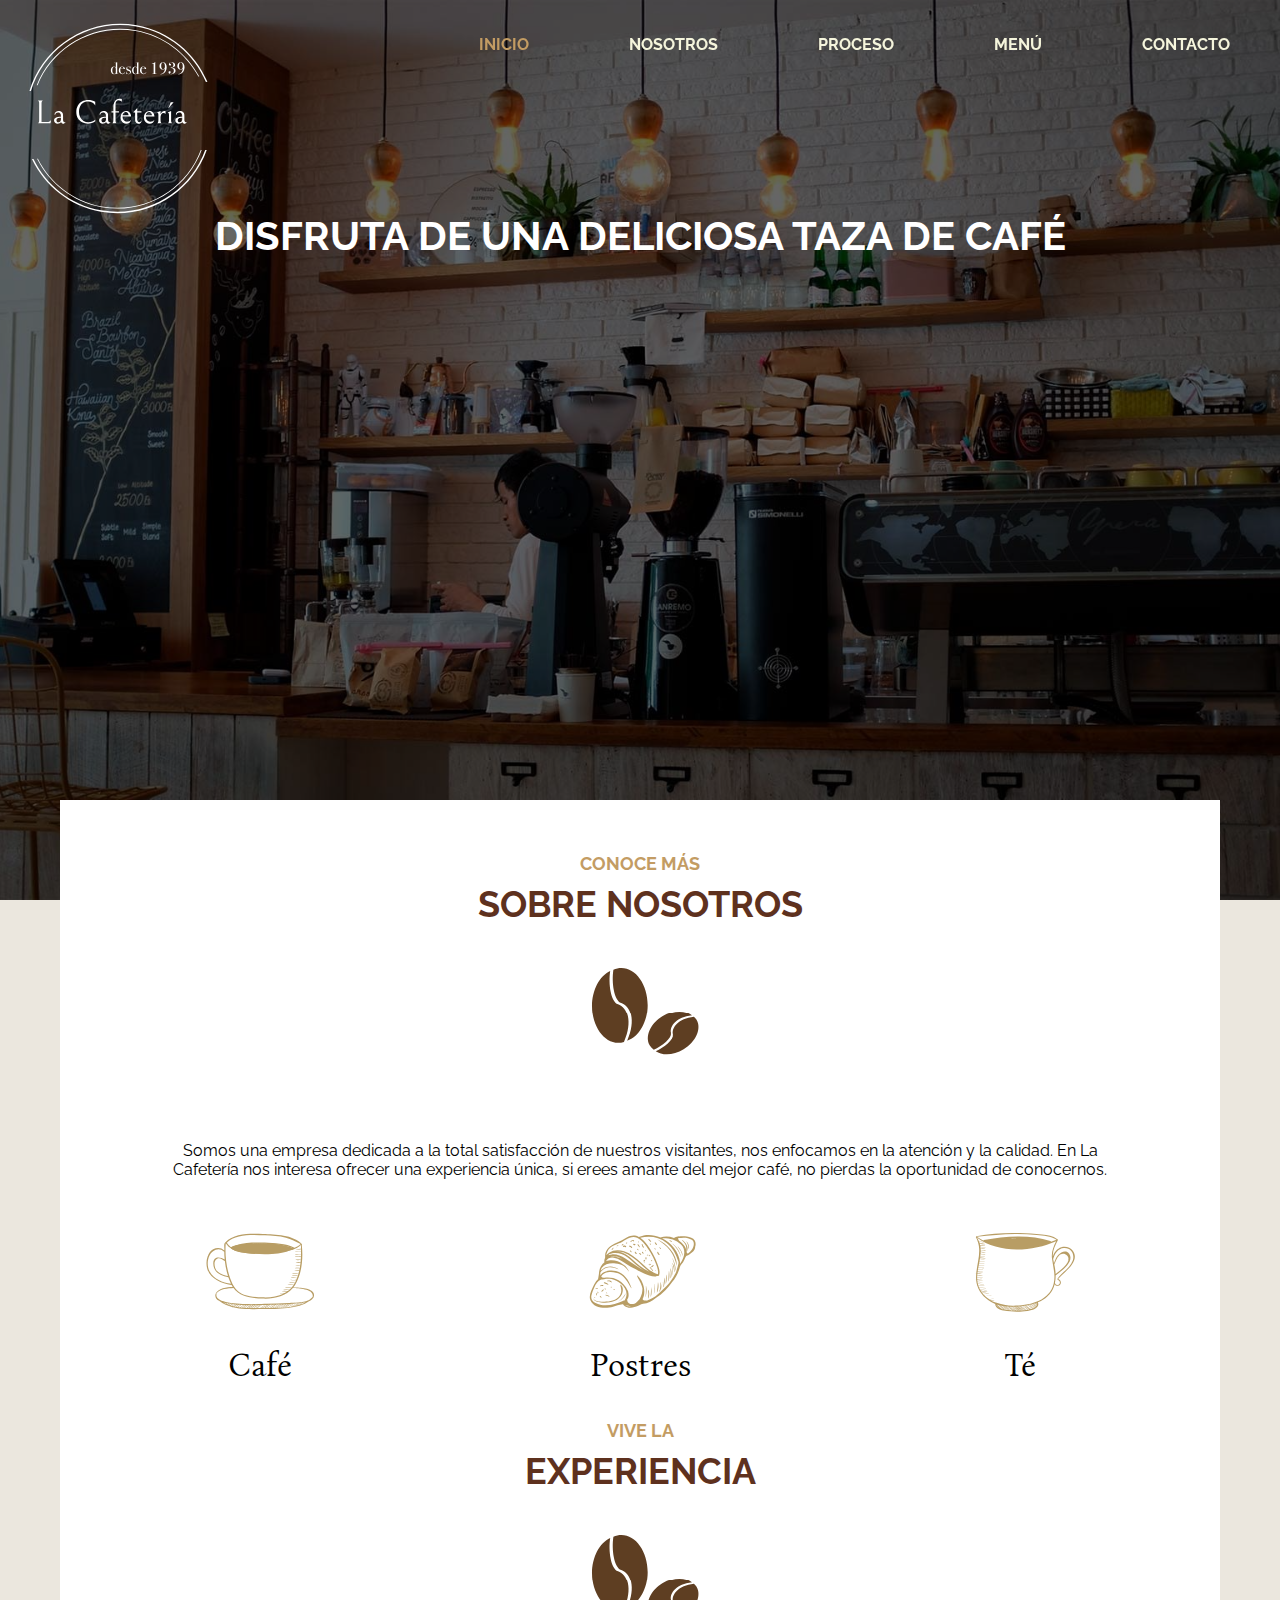
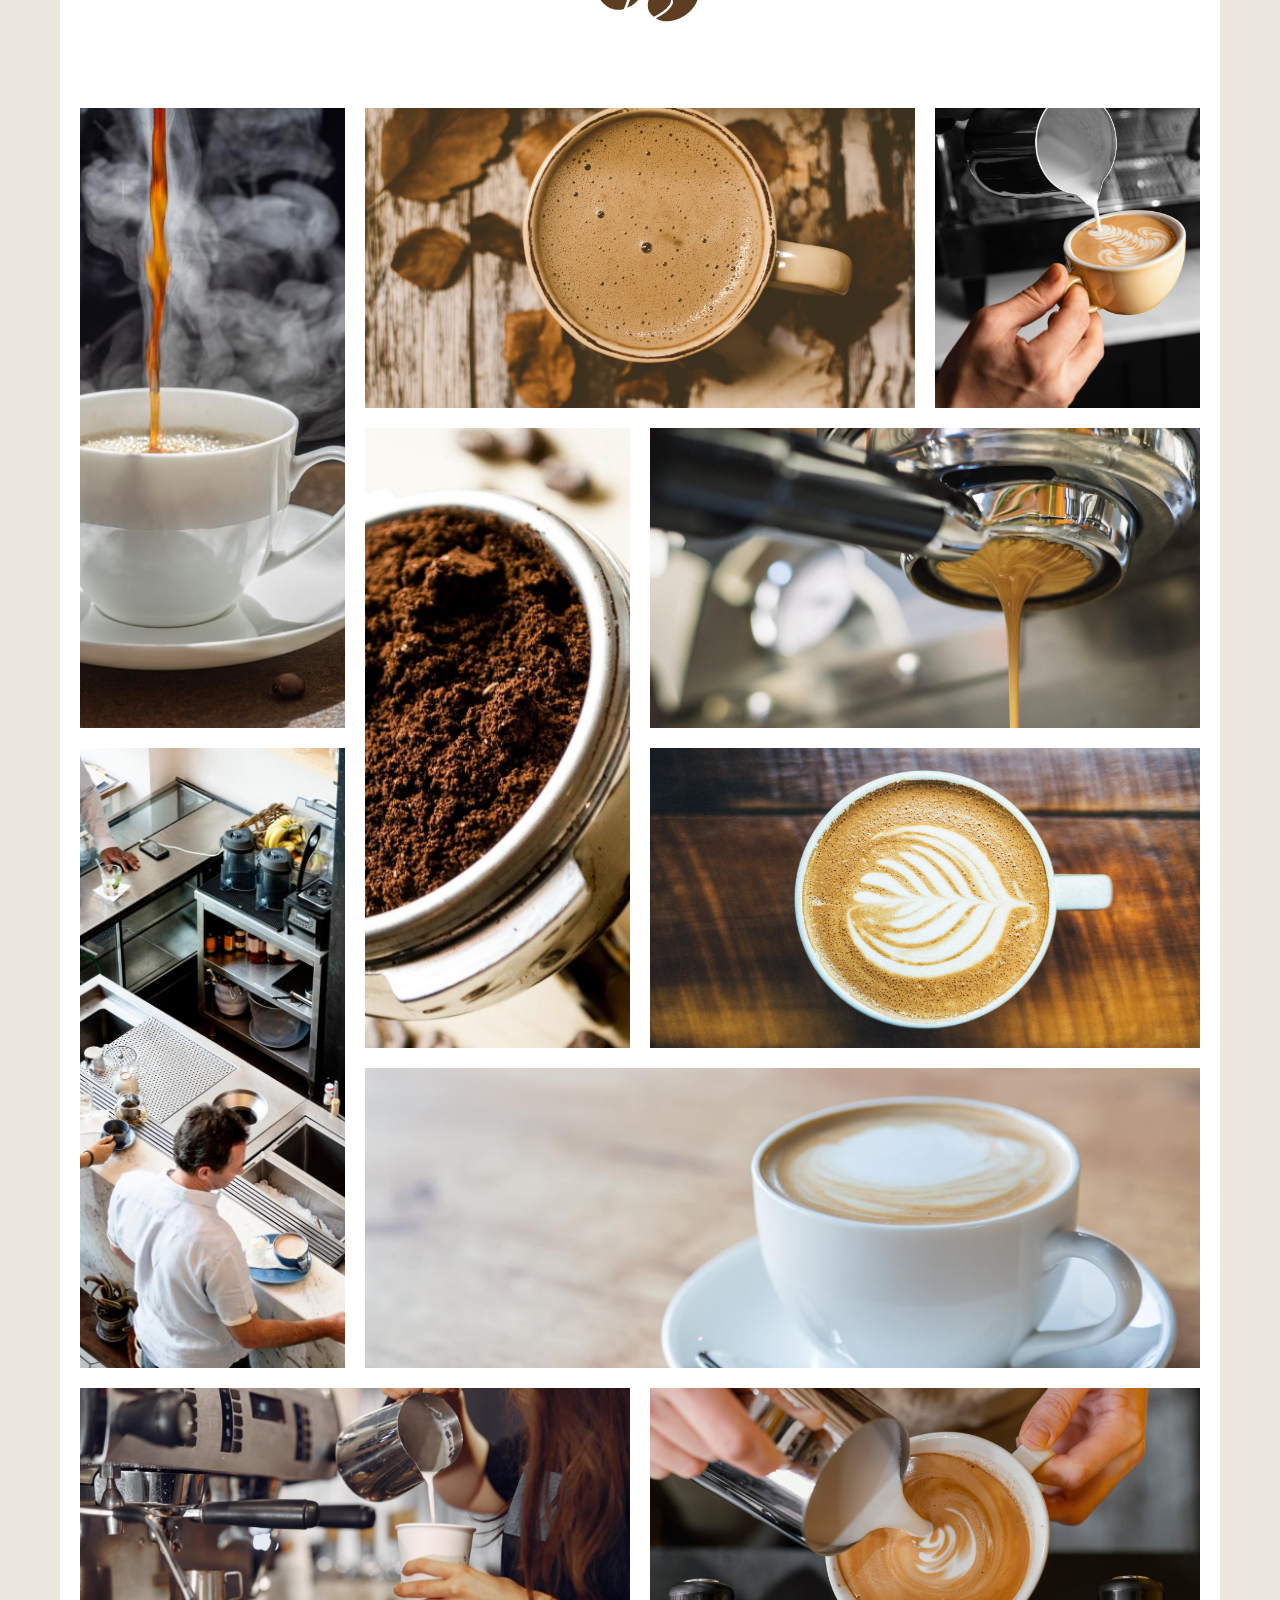
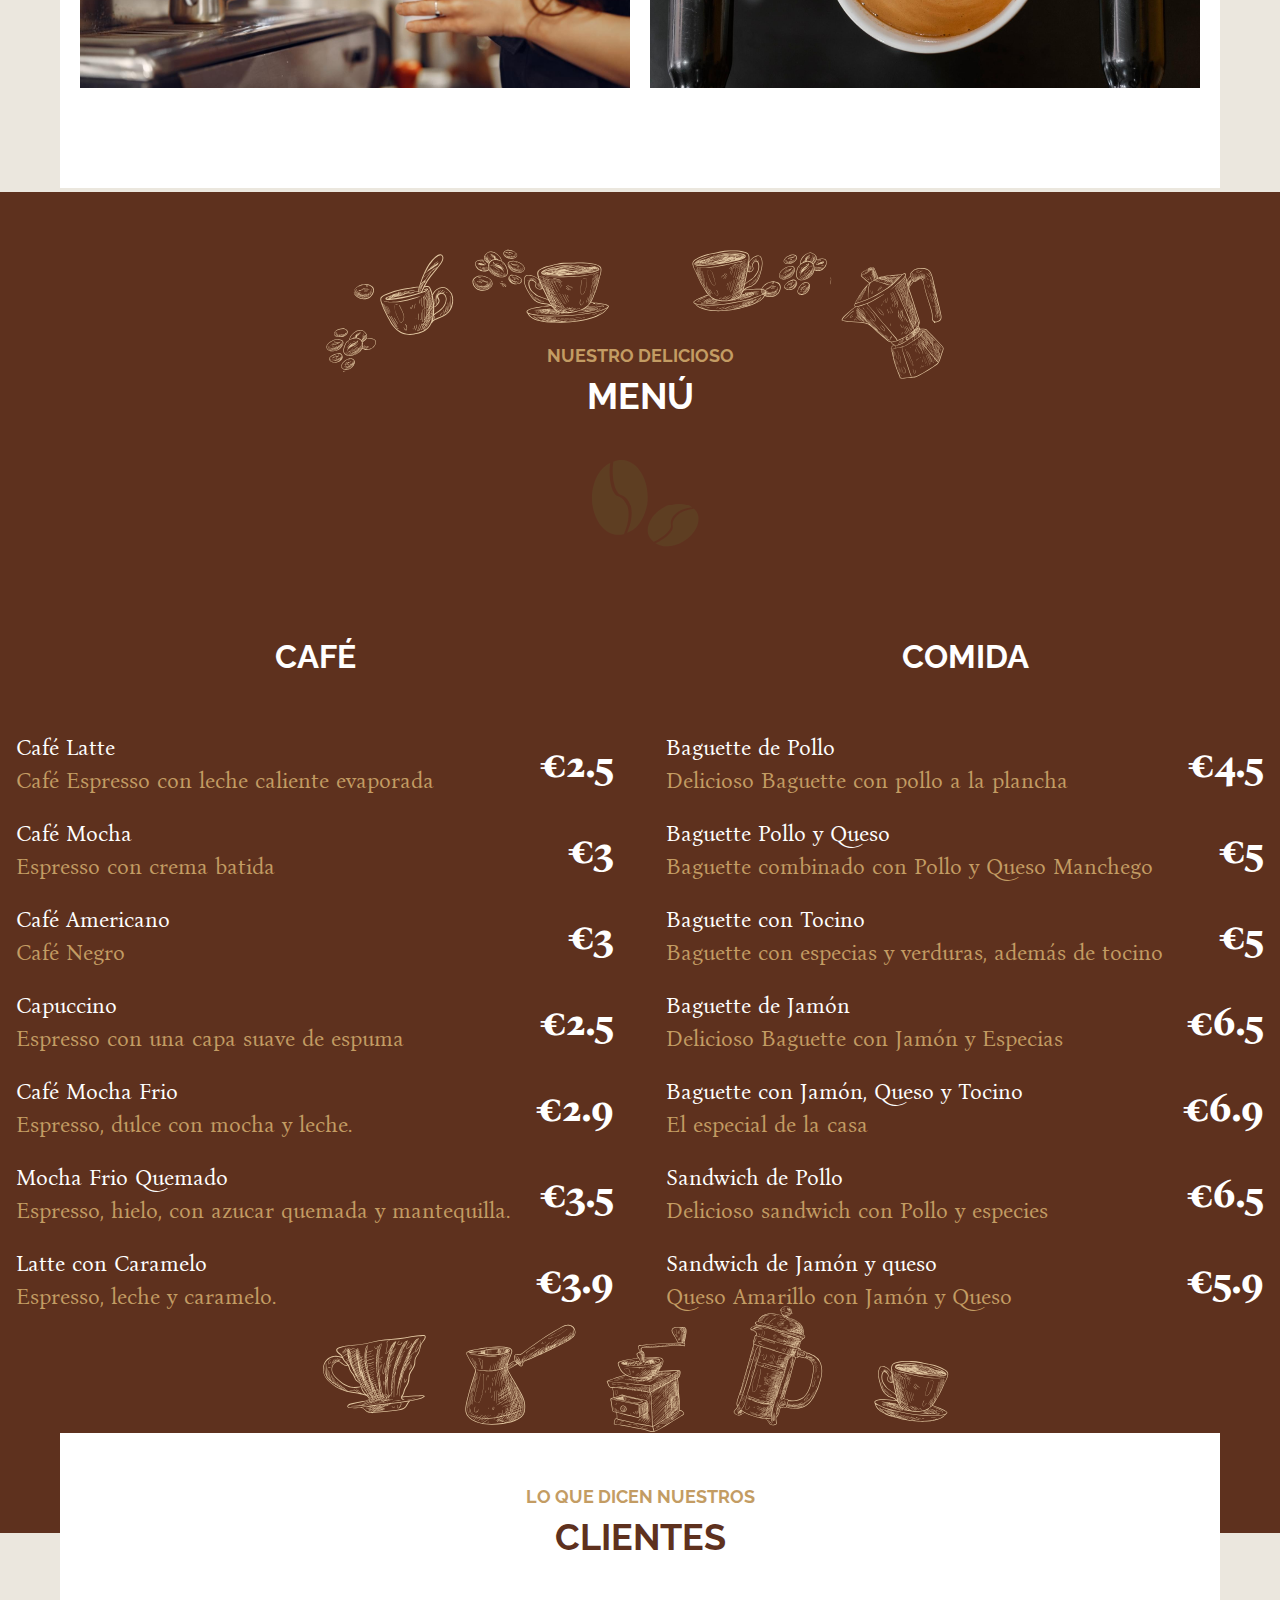
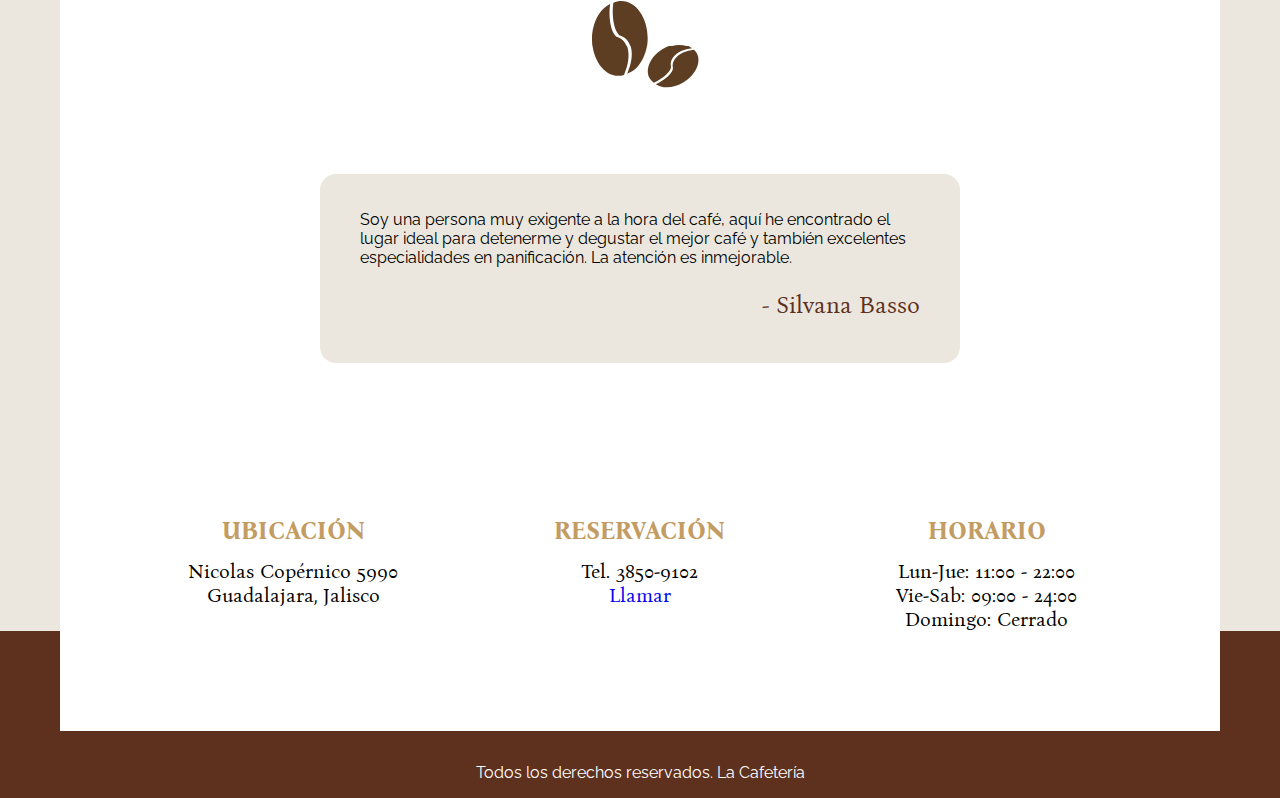
<file: index.html>
<!DOCTYPE html>
<html lang="es">
<head>
    <meta charset="UTF-8">
    <meta name="viewport" content="width=device-width, initial-scale=1.0">
    <title>Cafetería Home</title>
    <link rel="preconnect" href="https://fonts.googleapis.com">
    <link rel="preconnect" href="https://fonts.gstatic.com" crossorigin>
    <link href="https://fonts.googleapis.com/css2?family=Bona+Nova&family=Raleway:wght@700;900&family=Roboto:wght@400;700;900&display=swap" rel="stylesheet">
    <link rel="stylesheet" href="css/estilos-generales.css">
    <link rel="stylesheet" href="css/index.css">
</head>
<body>
    <header class="header">
        <div class="img-header">
            <img src="img/header_inicio.jpg" alt="">
        </div>
        <nav id="nav" class="fixed-header">
            <a class="menu-activo" href="index.html">Inicio</a>
            <a href="nosotros.html">Nosotros</a>
            <a href="proceso.html">Proceso</a>
            <a href="menu.html">Menú</a>
            <a href="contacto.html">Contacto</a>
            <div class="menu-bar">
                <div class="uno"></div>
                <div class="dos"></div>
                <div class="tres"></div>
            </div>
        </nav>
        <div class="contenedor-logo">
        <div class="logo">
            <img src="img/logo.svg" alt="logo cafeteria">
        </div>
        <div class="texto-header">
            <h1>Disfruta de una deliciosa taza de café</h1>
          </div>
        </div>
    </header>
    
    <main class=" contenido-principal text-center">
        <section class="conoce">
        <h2><span>Conoce más </span>sobre nosotros</h2>
        <p>Somos una empresa dedicada a la total satisfacción de nuestros visitantes, nos enfocamos en la atención y la calidad. En La Cafetería nos interesa ofrecer una experiencia única, si erees amante del mejor café, no pierdas la oportunidad de conocernos.</p>

        </section>
        <section class="iconos">
          <ul class="listado-iconos">
            <li>
              <img src="img/icono_cafe.svg" alt="icono cafe">
              <p>Café</p>
            </li>
            <li>
              <img src="img/icono_postre.svg" alt="icono cafe">
              <p>Postres</p>
            </li>
            <li>
              <img src="img/icono_te.svg" alt="icono cafe">
              <p>Té</p>
            </li>
          </ul>
        </section>
        <section class="experiencia">
          <h2><span>Vive la  </span>experiencia</h2>
          <div class="galeria">
            <div class="imagen">
              <img src="img/galeria/galeria_01.jpg" alt="galeria">
            </div>
            <div class="imagen">
              <img src="img/galeria/galeria_02.jpg" alt="galeria">
            </div>
            <div class="imagen">
              <img src="img/galeria/galeria_03.jpg" alt="galeria">
            </div>
            <div class="imagen">
              <img src="img/galeria/galeria_04.jpg" alt="galeria">
            </div>
            <div class="imagen">
              <img src="img/galeria/galeria_05.jpg" alt="galeria">
            </div>
            <div class="imagen">
              <img src="img/galeria/galeria_06.jpg" alt="galeria">
            </div>
            <div class="imagen">
              <img src="img/galeria/galeria_07.jpg" alt="galeria">
            </div>
            <div class="imagen">
              <img src="img/galeria/galeria_08.jpg" alt="galeria">
            </div>
            <div class="imagen">
              <img src="img/galeria/galeria_09.jpg" alt="galeria">
            </div>
            <div class="imagen">
              <img src="img/galeria/galeria_10.jpg" alt="galeria">
            </div>
  
          </div>
        </section>
 </main>
        <section class="nuestro-menu">
            <h2 class="heading-blanco"><span>NUESTRO DELICIOSO </span>MENÚ</h2>
            <div class="contenedor grid-menu" >
              <section class="menu cafe">
                <h3>CAFÉ</h3>
                <ul>
                  <li>
                      <p>Café Latte <span>Café Espresso con leche caliente evaporada</span> </p>
                      <p class="precio">€2.5</p>
                  </li>
                  <li>
                      <p>Café Mocha <span>Espresso con crema batida</span> </p>
                      <p class="precio">€3</p>
                  </li>
                  <li>
                      <p>Café Americano <span>Café Negro</span> </p>
                      <p class="precio">€3</p>
                  </li>
                  <li>
                      <p>Capuccino<span>Espresso con una capa suave de espuma</span> </p>
                      <p class="precio">€2.5</p>
                  </li>
                  <li>
                      <p>Café Mocha Frio<span>Espresso, dulce con mocha y leche.</span> </p>
                      <p class="precio">€2.9</p>
                  </li>
                  <li>
                      <p>Mocha Frio Quemado<span>Espresso, hielo, con azucar quemada y mantequilla.</span> </p>
                      <p class="precio">€3.5</p>
                  </li>
                  <li>
                      <p>Latte con Caramelo<span>Espresso, leche y caramelo.</span> </p>
                      <p class="precio">€3.9</p>
                  </li>
              </ul>
              </section>
              <section class="menu comida">
                <h3>COMIDA</h3>
                <ul>
                  <li>
                      <p>Baguette de Pollo <span>Delicioso Baguette con pollo a la plancha</span> </p>
                      <p class="precio">€4.5</p>
                  </li>
                  <li>
                      <p>Baguette Pollo y Queso <span>Baguette combinado con Pollo y Queso Manchego</span> </p>
                      <p class="precio">€5</p>
                  </li>
                  <li>
                      <p>Baguette con Tocino<span>Baguette con especias y verduras, además de tocino</span> </p>
                      <p class="precio">€5</p>
                  </li>
                  <li>
                      <p>Baguette de Jamón<span>Delicioso Baguette con Jamón y Especias</span> </p>
                      <p class="precio">€6.5</p>
                  </li>
                  <li>
                      <p>Baguette con Jamón, Queso y Tocino<span>El especial de la casa</span> </p>
                      <p class="precio">€6.9</p>
                  </li>
                  <li>
                      <p>Sandwich de Pollo<span>Delicioso sandwich con Pollo y especies</span> </p>
                      <p class="precio">€6.5</p>
                  </li>
                  <li>
                      <p>Sandwich de Jamón y queso<span>Queso Amarillo con Jamón y Queso</span> </p>
                      <p class="precio">€5.9</p>
                  </li>
              </ul>
              </section>
            </div>
          </section>
          
    <section class="nuestros-testimoniales  bg-white margin-negativo-10">
      <h2><span>Lo que dicen nuestros</span>Clientes</h2>

      <div class="testimonial">
        <p>Soy una persona muy exigente a la hora del café, aquí he encontrado el lugar ideal para detenerme y degustar el mejor café y también excelentes especialidades en panificación. La atención es inmejorable.</p>

          <p class="autor">- Silvana Basso</p>
      </div>
  </section>
  <footer class="footer">
    <div class="contenedor contenido-footer bg-white">
        <div class="footer-box ubicacion">
            <h3>Ubicación</h3>
            <p>Nicolas Copérnico 5990</p>
            <p>Guadalajara, Jalisco</p>
        </div>
        <div class="footer-box reservacion">
            <h3>Reservación</h3>
            <p>Tel. 3850-9102</p>
            <a href="tel:+38509102">Llamar</a>
        </div>
        <div class="footer-box horario">
            <h3>Horario</h3>
            <p>Lun-Jue: 11:00 - 22:00</p>
            <p>Vie-Sab: 09:00 - 24:00</p>
            <p>Domingo: Cerrado</p>
        </div>
    </div>
   
</footer>
      <p class=" copy-index">Todos los derechos reservados. La Cafetería</p>
  

    <script src="js/main.js"></script>
</body>
</html>
</file>
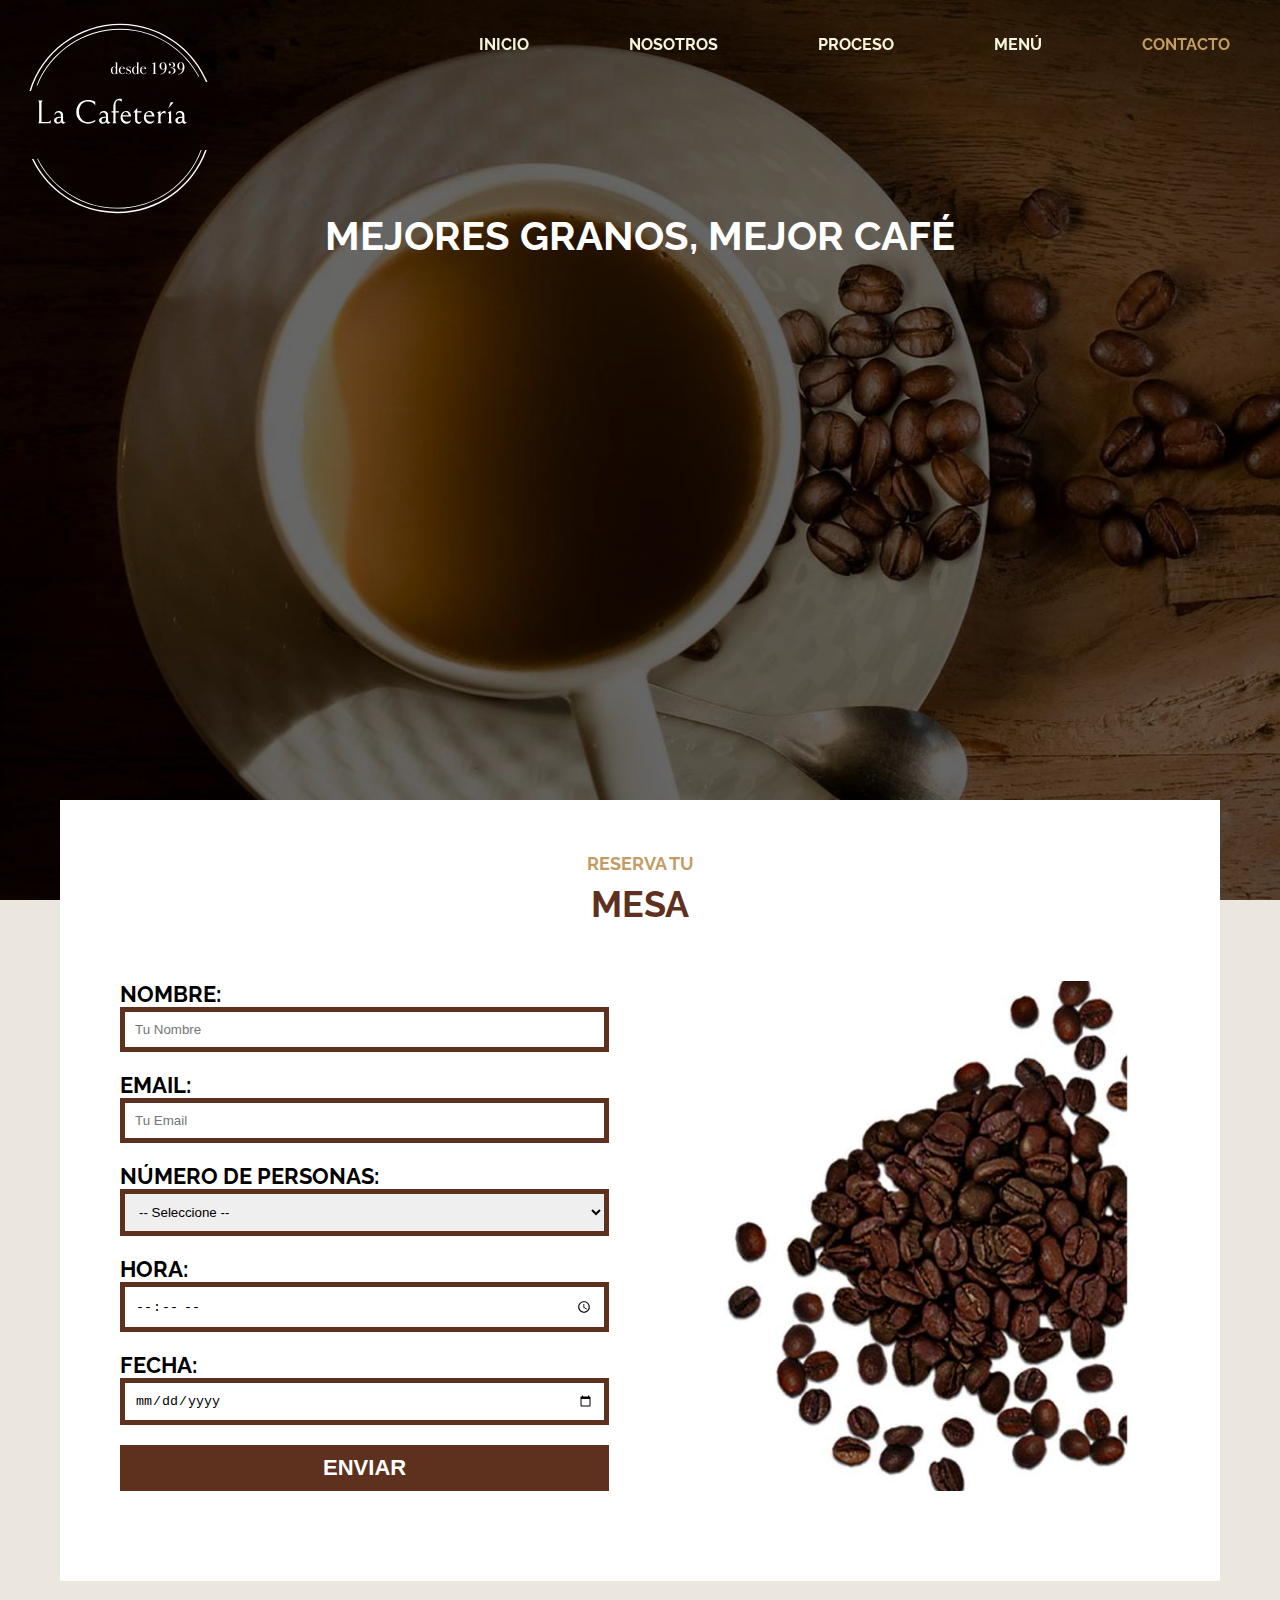
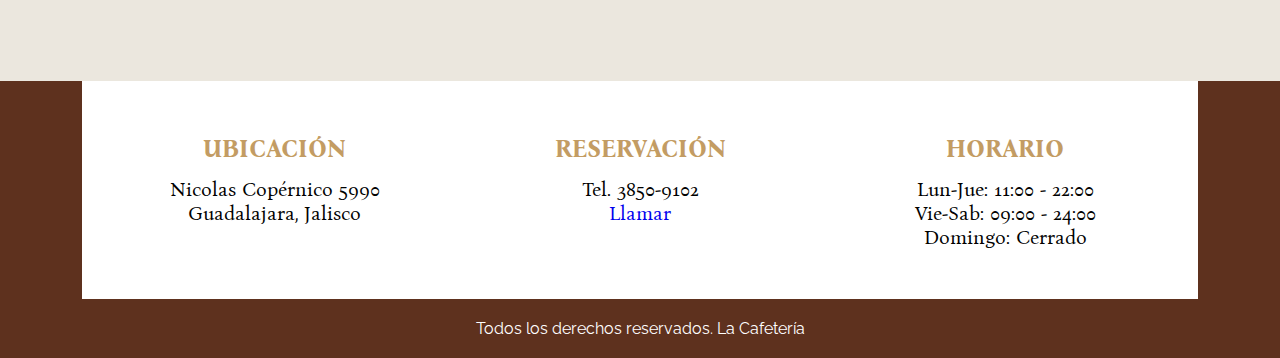
<file: contacto.html>
<!DOCTYPE html>
<html lang="en">
<head>
    <meta charset="UTF-8">
    <meta http-equiv="X-UA-Compatible" content="IE=edge">
    <meta name="viewport" content="width=device-width, initial-scale=1.0">
    <title>Cafetería Contacto</title>
    <link rel="preconnect" href="https://fonts.googleapis.com">
    <link rel="preconnect" href="https://fonts.gstatic.com" crossorigin>
    <link href="https://fonts.googleapis.com/css2?family=Bona+Nova&family=Raleway:wght@700;900&family=Roboto:wght@400;700&display=swap" rel="stylesheet">
    <link rel="stylesheet" href="css/estilos-generales.css">
   
  
    <link rel="stylesheet" href="css/menu.css">
    <link rel="stylesheet" href="css/proceso.css">
    <link rel="stylesheet" href="css/nosotros.css">
    <link rel="stylesheet" href="css/contacto.css">
</head>
<body>
    <header class="header">
        <div class="img-header">
            <img src="img/header_contacto.jpg" alt="">
        </div>
        <nav id="nav" class="fixed-header">
            <a  href="index.html">Inicio</a>
            <a href="nosotros.html">Nosotros</a>
            <a href="proceso.html">Proceso</a>
            <a href="menu.html">Menú</a>
            <a class="menu-activo" href="contacto.html">Contacto</a>
            <div class="menu-bar">
                <div class="uno"></div>
                <div class="dos"></div>
                <div class="tres"></div>
            </div>
        </nav>
        <div class="contenedor-logo">
        <div class="logo">
            <img src="img/logo.svg" alt="logo cafeteria">
        </div>
        <div class="texto-header">
            <h1>Mejores granos, mejor café</h1>
          </div>
        </div>
    </header>

    <main class=" contenido-principal">
        <h2><span>Reserva tu</span>Mesa</h2>

        <div class="contenido-contacto">
            <form class="formulario">
                <div class="campo">
                    <label for="nombre">Nombre:</label>
                    <input type="text" id="nombre" placeholder="Tu Nombre">
                </div>
                <div class="campo">
                    <label for="email">Email:</label>
                    <input type="email" id="email" placeholder="Tu Email">
                </div>
                <div class="campo">
                    <label for="email">Número de Personas:</label>
                    <select>
                        <option value="" disabled selected>-- Seleccione --</option>
                        <option value="1">1</option>
                        <option value="2">2</option>
                        <option value="3">3</option>
                        <option value="4">4</option>
                        <option value="mas">+4</option>
                    </select>
                </div>

                <div class="campo">
                    <label for="hora">Hora:</label>
                    <input type="time" id="hora" min="09:00" max="18:00">
                </div>

                <div class="campo">
                    <label for="fecha">Fecha:</label>
                    <input type="date" id="fecha">
                </div>
                <div class="campo">
                    <input type="submit" value="Enviar">
                </div>
            </form>
        </div>
    </main>


    <footer class="footer">
        <div class="contenedor contenido-footer bg-white">
            <div class="footer-box ubicacion">
                <h3>Ubicación</h3>
                <p>Nicolas Copérnico 5990</p>
                <p>Guadalajara, Jalisco</p>
            </div>
            <div class="footer-box reservacion">
                <h3>Reservación</h3>
                <p>Tel. 3850-9102</p>
                <a href="tel:+38509102">Llamar</a>
            </div>
            <div class="footer-box horario">
                <h3>Horario</h3>
                <p>Lun-Jue: 11:00 - 22:00</p>
                <p>Vie-Sab: 09:00 - 24:00</p>
                <p>Domingo: Cerrado</p>
            </div>
        </div>
        <p class="copyright">Todos los derechos reservados. La Cafetería</p>
    </footer>
    <script src="js/main.js"></script>
</body>
</html>
</file>
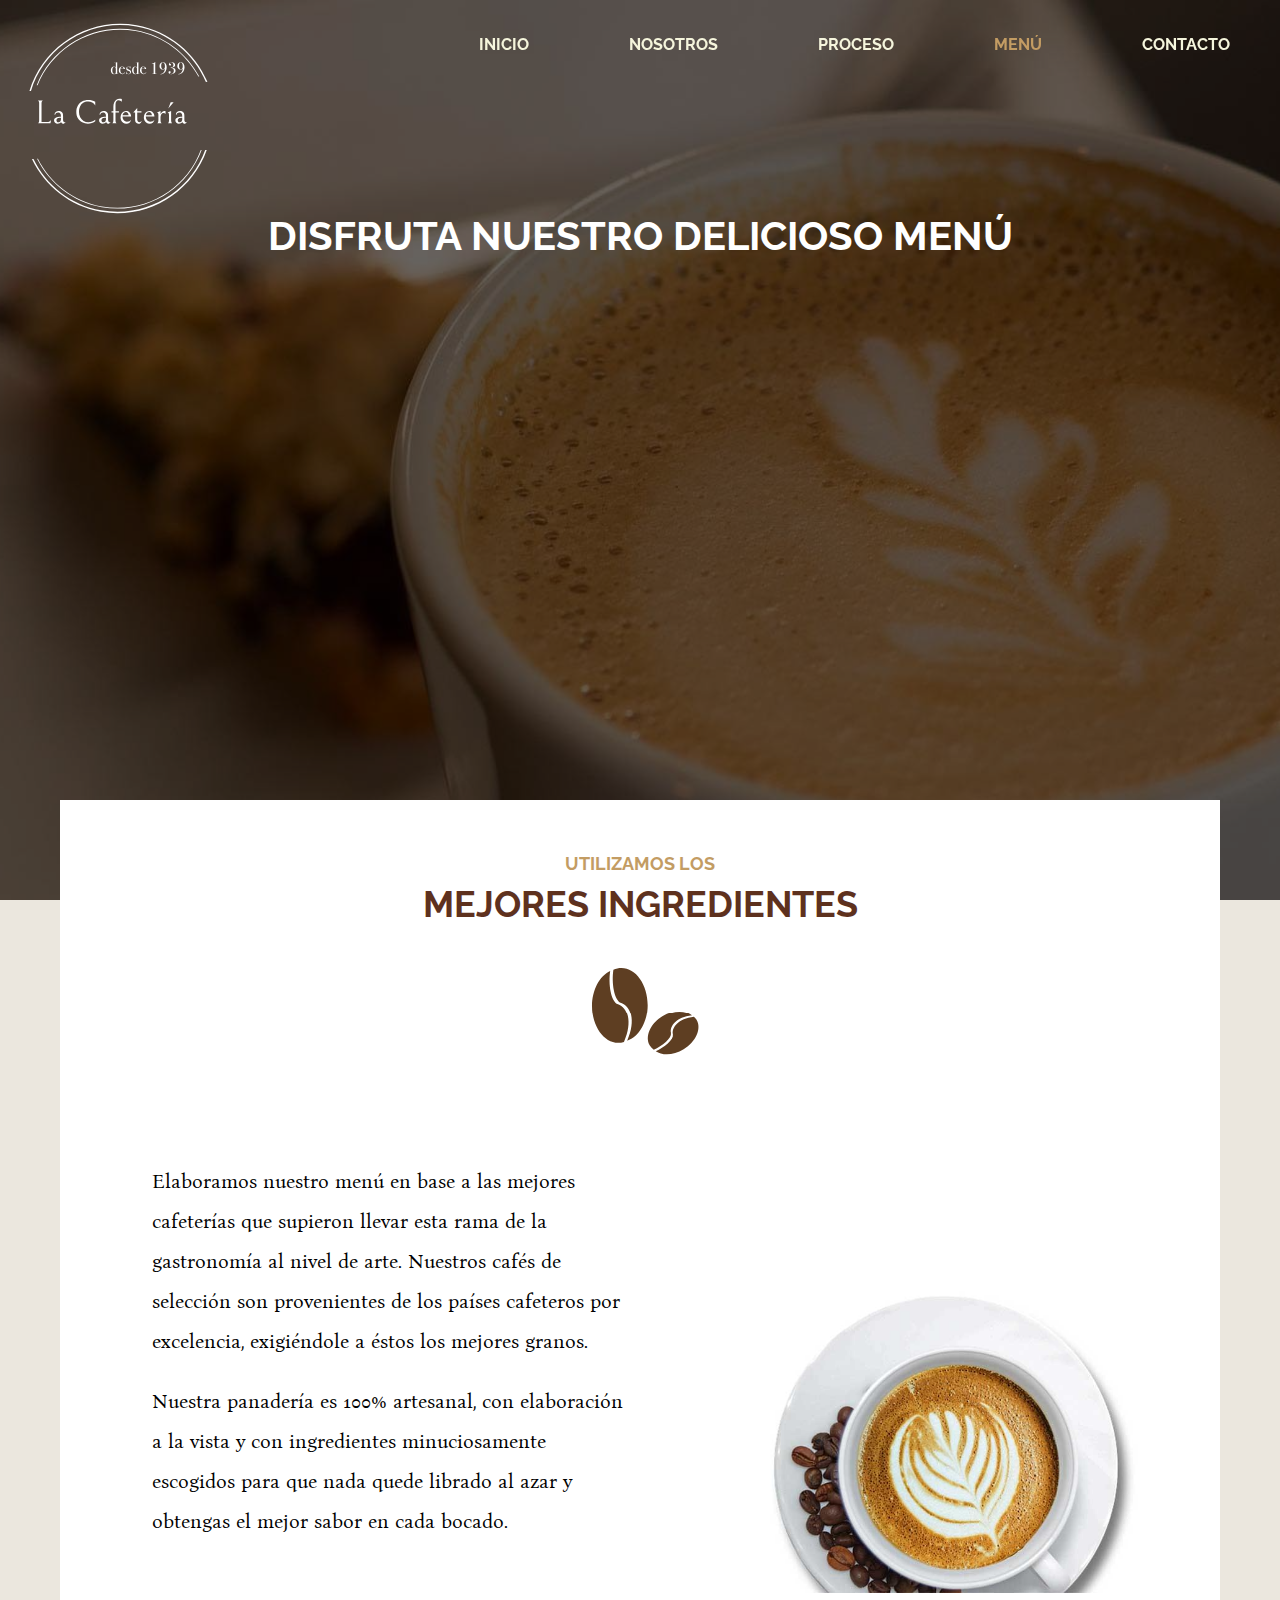
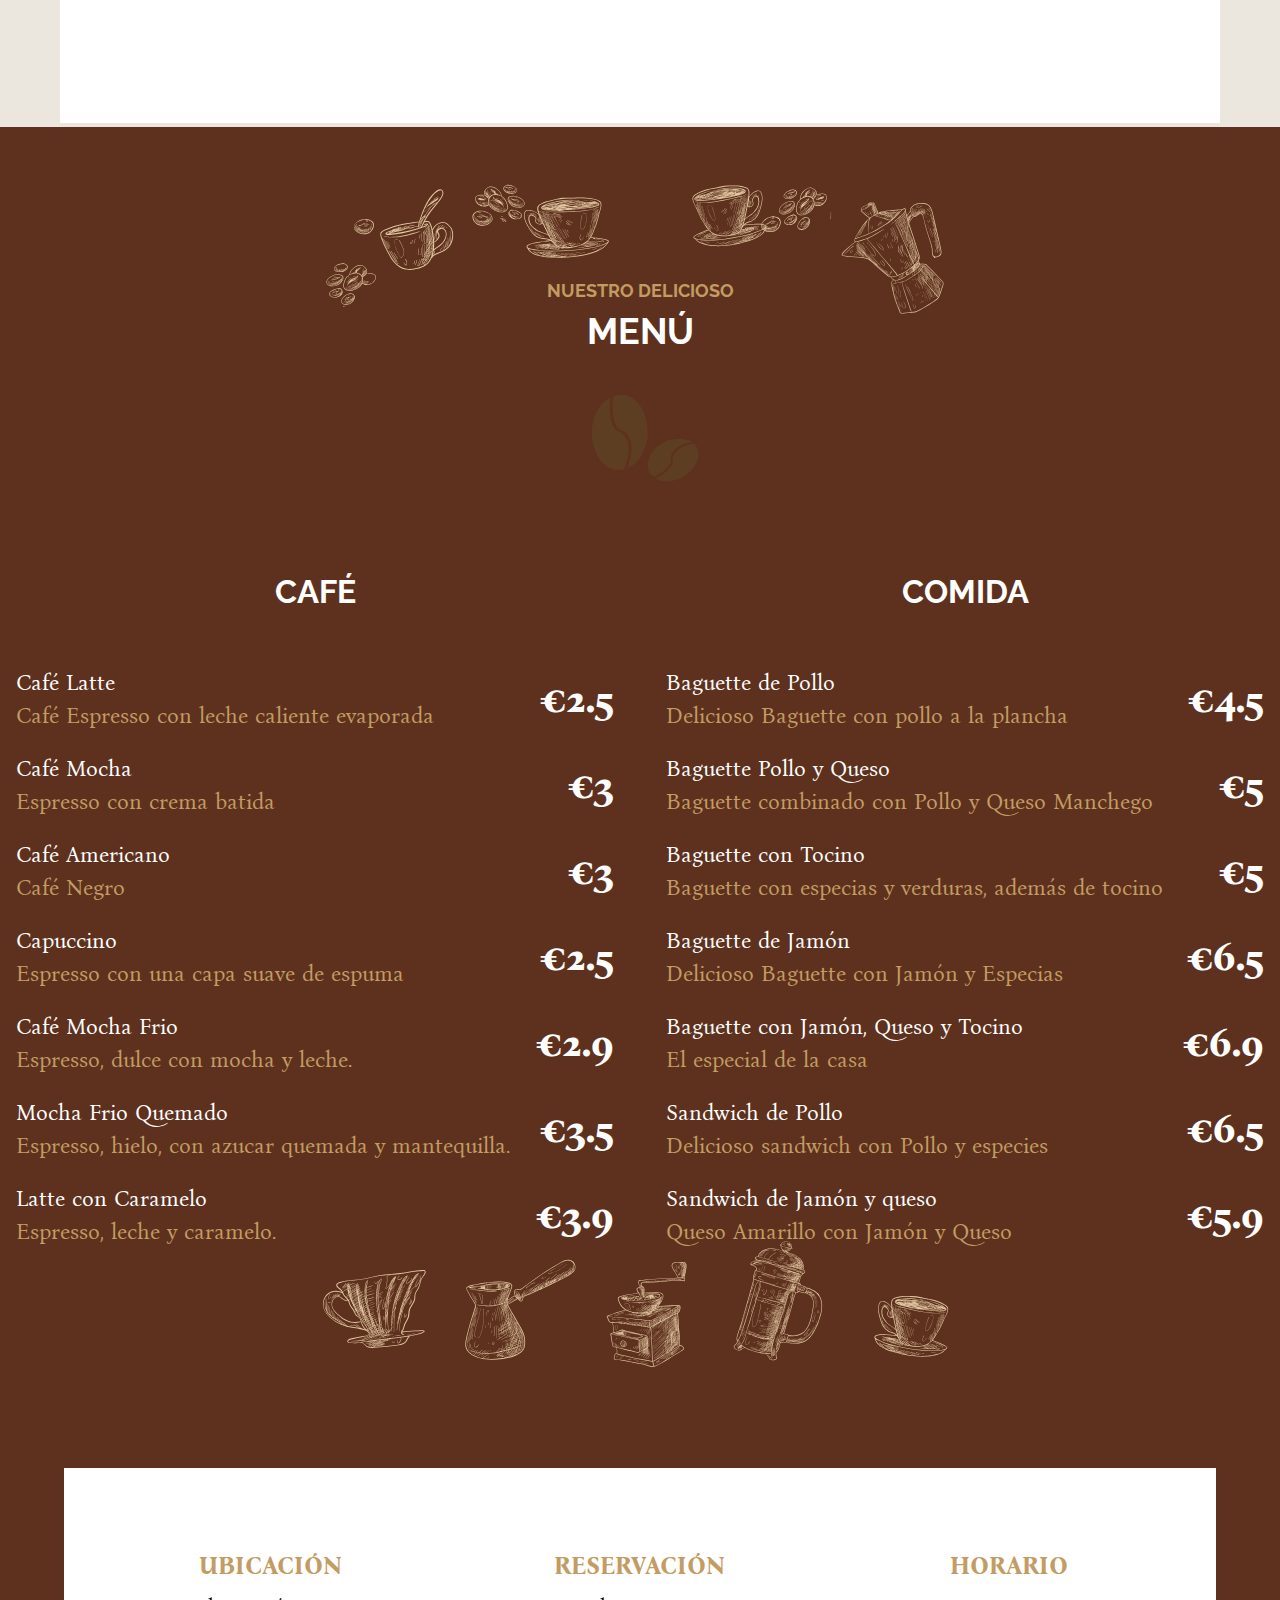
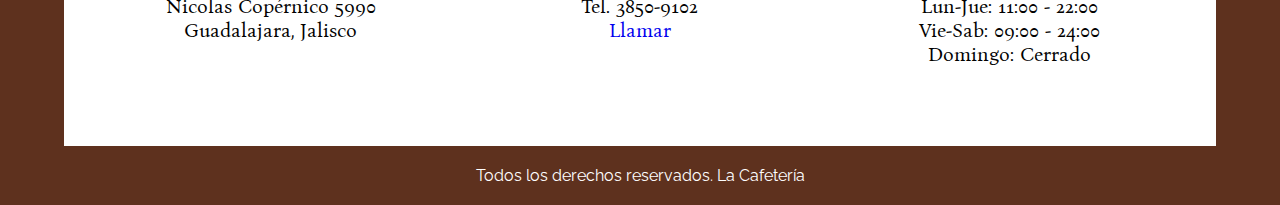
<file: menu.html>
<!DOCTYPE html>
<html lang="en">
<head>
    <meta charset="UTF-8">
    <meta http-equiv="X-UA-Compatible" content="IE=edge">
    <meta name="viewport" content="width=device-width, initial-scale=1.0">
    <title>Cafetería Menú</title>
    <link rel="preconnect" href="https://fonts.googleapis.com">
    <link rel="preconnect" href="https://fonts.gstatic.com" crossorigin>
    <link href="https://fonts.googleapis.com/css2?family=Bona+Nova&family=Raleway:wght@700;900&family=Roboto:wght@400;700&display=swap" rel="stylesheet">
    <link rel="stylesheet" href="css/estilos-generales.css">
  <link rel="stylesheet" href="css/index.css">
  <link rel="stylesheet" href="css/menu.css">
</head>
<body>
    <header class="header">
        <div class="img-header">
            <img src="img/header_menu.jpg" alt="">
        </div>
        <nav id="nav" class="fixed-header">
            <a  href="index.html">Inicio</a>
            <a  href="nosotros.html">Nosotros</a>
            <a  href="proceso.html">Proceso</a>
            <a class="menu-activo" href="menu.html">Menú</a>
            <a href="contacto.html">Contacto</a>
            <div class="menu-bar">
                <div class="uno"></div>
                <div class="dos"></div>
                <div class="tres"></div>
            </div>
        </nav>
        <div class="contenedor-logo">
        <div class="logo">
            <img src="img/logo.svg" alt="logo cafeteria">
        </div>
        <div class="texto-header">
            <h1>Disfruta nuestro delicioso menú</h1>
          </div>
        </div>
    </header>

    <main class=" contenido-principal padding-bottom-0">
        <h2><span>Utilizamos los</span>mejores ingredientes</h2>

        <div class="contenido-menu">
            <div class="texto">
                <p>Elaboramos nuestro menú en base a las mejores cafeterías que supieron llevar esta rama de la gastronomía al nivel de arte. Nuestros cafés de selección son provenientes de los países cafeteros por excelencia, exigiéndole a éstos los mejores granos.</p>
                <p>Nuestra panadería es 100% artesanal, con elaboración a la vista y con ingredientes minuciosamente escogidos para que nada quede librado al azar y obtengas el mejor sabor en cada bocado.</p>
            </div>
        </div>
    </main>
    <section class="nuestro-menu">
        <h2 class="heading-blanco"><span>Nuestro delicioso</span>Menú</h2>

        <div class="contenedor grid-menu">
            <section class="menu cafe">
                <h3>Café</h3>
                <ul>
                    <li>
                        <p>Café Latte <span>Café Espresso con leche caliente evaporada</span> </p>
                        <p class="precio">€2.5</p>
                    </li>
                    <li>
                        <p>Café Mocha <span>Espresso con crema batida</span> </p>
                        <p class="precio">€3</p>
                    </li>
                    <li>
                        <p>Café Americano <span>Café Negro</span> </p>
                        <p class="precio">€3</p>
                    </li>
                    <li>
                        <p>Capuccino<span>Espresso con una capa suave de espuma</span> </p>
                        <p class="precio">€2.5</p>
                    </li>
                    <li>
                        <p>Café Mocha Frio<span>Espresso, dulce con mocha y leche.</span> </p>
                        <p class="precio">€2.9</p>
                    </li>
                    <li>
                        <p>Mocha Frio Quemado<span>Espresso, hielo, con azucar quemada y mantequilla.</span> </p>
                        <p class="precio">€3.5</p>
                    </li>
                    <li>
                        <p>Latte con Caramelo<span>Espresso, leche y caramelo.</span> </p>
                        <p class="precio">€3.9</p>
                    </li>
                </ul>

            </section>

            <section class="menu comida">
                <h3>Comida</h3>

                <ul>
                    <li>
                        <p>Baguette de Pollo <span>Delicioso Baguette con pollo a la plancha</span> </p>
                        <p class="precio">€4.5</p>
                    </li>
                    <li>
                        <p>Baguette Pollo y Queso <span>Baguette combinado con Pollo y Queso Manchego</span> </p>
                        <p class="precio">€5</p>
                    </li>
                    <li>
                        <p>Baguette con Tocino<span>Baguette con especias y verduras, además de tocino</span> </p>
                        <p class="precio">€5</p>
                    </li>
                    <li>
                        <p>Baguette de Jamón<span>Delicioso Baguette con Jamón y Especias</span> </p>
                        <p class="precio">€6.5</p>
                    </li>
                    <li>
                        <p>Baguette con Jamón, Queso y Tocino<span>El especial de la casa</span> </p>
                        <p class="precio">€6.9</p>
                    </li>
                    <li>
                        <p>Sandwich de Pollo<span>Delicioso sandwich con Pollo y especies</span> </p>
                        <p class="precio">€6.5</p>
                    </li>
                    <li>
                        <p>Sandwich de Jamón y queso<span>Queso Amarillo con Jamón y Queso</span> </p>
                        <p class="precio">€5.9</p>
                    </li>
                </ul>
            </section>
        </div>
    </section>


    <footer class="footer">
        <div class=" contenido-footer bg-white">
            <div class="footer-box ubicacion">
                <h3>Ubicación</h3>
                <p>Nicolas Copérnico 5990</p>
                <p>Guadalajara, Jalisco</p>
            </div>
            <div class="footer-box reservacion">
                <h3>Reservación</h3>
                <p>Tel. 3850-9102</p>
                <a href="tel:+38509102">Llamar</a>
            </div>
            <div class="footer-box horario">
                <h3>Horario</h3>
                <p>Lun-Jue: 11:00 - 22:00</p>
                <p>Vie-Sab: 09:00 - 24:00</p>
                <p>Domingo: Cerrado</p>
            </div>
        </div>
        <p class="copyright">Todos los derechos reservados. La Cafetería</p>
    </footer>
    
    <script src="js/main.js"></script>
</body>
</html>
</file>
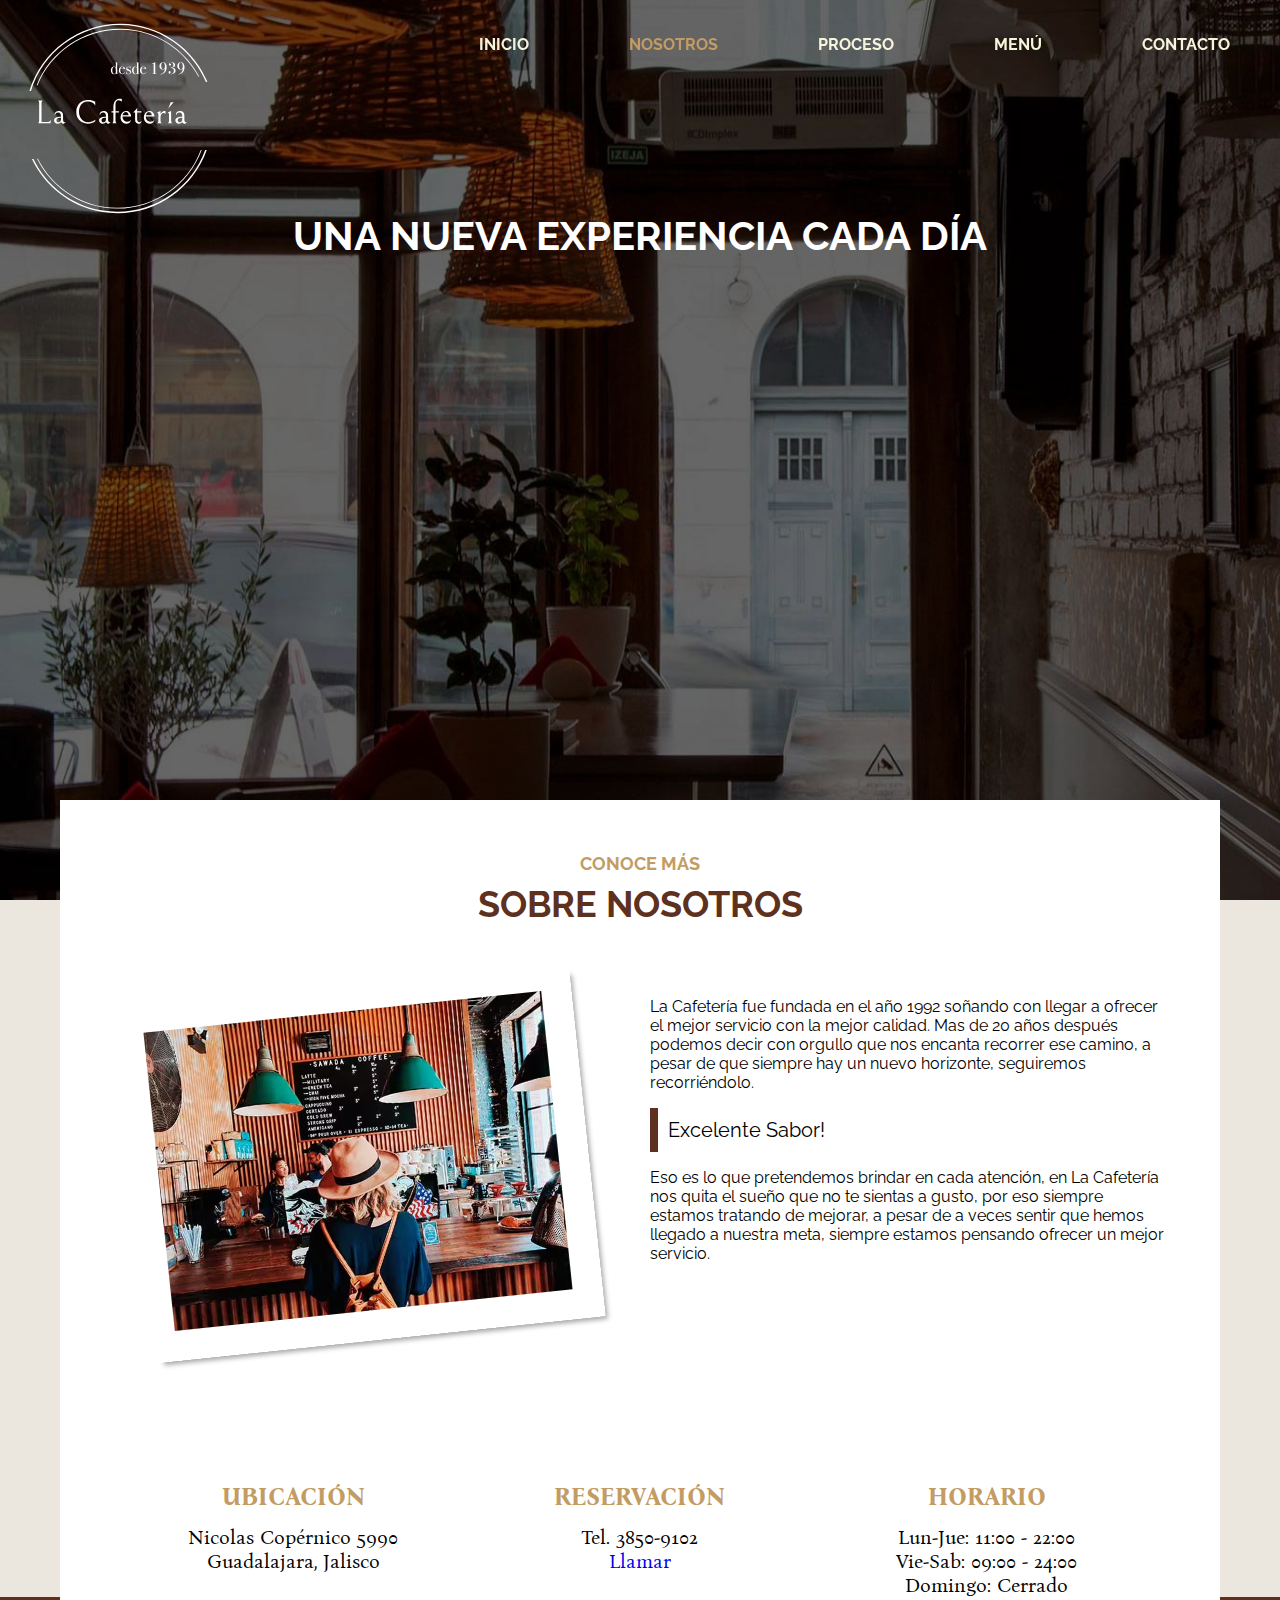
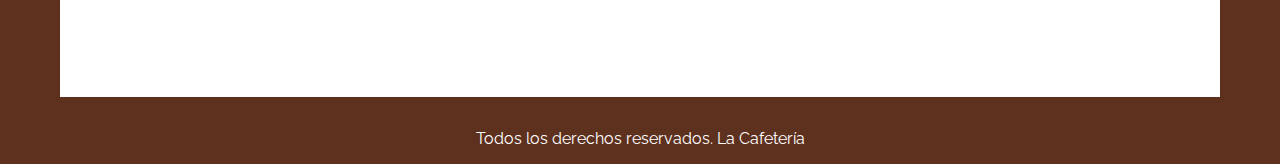
<file: nosotros.html>
<!DOCTYPE html>
<html lang="en">
<head>
    <meta charset="UTF-8">
    <meta name="viewport" content="width=device-width, initial-scale=1.0">
    <title>Cafetería Nosotros</title>
    <link rel="preconnect" href="https://fonts.googleapis.com">
    <link rel="preconnect" href="https://fonts.gstatic.com" crossorigin>
    <link href="https://fonts.googleapis.com/css2?family=Bona+Nova&family=Raleway:wght@700;900&family=Roboto:wght@400;700;900&display=swap" rel="stylesheet">
    <link rel="stylesheet" href="css/estilos-generales.css">
    <link rel="stylesheet" href="css/nosotros.css">
</head>
<body>
    <header class="header">
        <div class="img-header">
            <img src="img/header_nosotros.jpg" alt="">
        </div>
        <nav id="nav" class="fixed-header">
            <a  href="index.html">Inicio</a>
            <a class="menu-activo" href="nosotros.html">Nosotros</a>
            <a href="proceso.html">Proceso</a>
            <a href="menu.html">Menú</a>
            <a href="contacto.html">Contacto</a>
            <div class="menu-bar">
                <div class="uno"></div>
                <div class="dos"></div>
                <div class="tres"></div>
            </div>
        </nav>
        <div class="contenedor-logo">
        <div class="logo">
            <img src="img/logo.svg" alt="logo cafeteria">
        </div>
        <div class="texto-header">
            <h1>Una nueva experiencia cada día</h1>
          </div>
        </div>
    </header>
    <main class=" contenido-principal ">
     <h2><span>Conoce más </span> sobre nosotros</h2>
     <div class="contenido-nosotros">

        <div class="imagen">
            <picture>
                <source
                    srcset="img/nosotros_sidebar.avif" 
                    type="image/avif">
                <source
                    srcset="img/nosotros_sidebar.webp" 
                    type="image/webp">
                <source
                    srcset="img/nosotros_sidebar.jpg" 
                    type="image/jpeg">
                <img loading="lazy" decoding="async" src="img/nosotros_sidebar.jpg" lazyalt="imagen" width="500" height="300">
            </picture>
           
        </div>
        <div class="texto">
            <p>La Cafetería fue fundada en el año 1992 soñando con llegar a ofrecer el mejor servicio con la mejor calidad. Mas de 20 años después podemos decir con orgullo que nos encanta recorrer ese camino, a pesar de que siempre hay un nuevo horizonte, seguiremos recorriéndolo.</p>

            <blockquote>Excelente Sabor!</blockquote>

            <p>Eso es lo que pretendemos brindar en cada atención, en La Cafetería nos quita el sueño que no te sientas a gusto, por eso siempre estamos tratando de mejorar, a pesar de a veces sentir que hemos llegado a nuestra meta, siempre estamos pensando ofrecer un mejor servicio.</p>
        </div>
     </div>
    </main>
    
        
       

   

  <footer class="footer">
      <div class="contenedor contenido-footer bg-white">
          <div class="footer-box ubicacion">
              <h3>Ubicación</h3>
              <p>Nicolas Copérnico 5990</p>
              <p>Guadalajara, Jalisco</p>
          </div>
          <div class="footer-box reservacion">
              <h3>Reservación</h3>
              <p>Tel. 3850-9102</p>
              <a href="tel:+38509102">Llamar</a>
          </div>
          <div class="footer-box horario">
              <h3>Horario</h3>
              <p>Lun-Jue: 11:00 - 22:00</p>
              <p>Vie-Sab: 09:00 - 24:00</p>
              <p>Domingo: Cerrado</p>
          </div>
      </div>
    
  </footer>
    <p class="copy-nosotros">Todos los derechos reservados. La Cafetería</p>
  <script src="js/main.js"></script>
    
</body>
</html>
</file>
<file: css/estilos-generales.css>
:root {
    //fuentes
    --fuente_principal: 'Raleway', sans-serif;
    --fuente_secundaria: 'Roboto', sans-serif;
    --fuente_cursiva: 'Bona Nova', serif;
    //Colores
    --primario:#5e311e;
    --secundario:#c39c63;
    --negro:#000;
    --blanco:#ffffff;
    --grisClaro:#eceeef;
    --cafeClaro:#ebe7de;
   
}


body{
    font-family: 'Raleway', sans-serif;
    font-size: 1rem;
    background-color: #ebe7de;
    margin:0;
    padding:0;
    box-sizing: border-box;
}
a{
    text-decoration: none;
    display: block;
}
img{
    max-width: 100%;
    height: auto;
    display: block;
}
h1, h2, h3{
    font-family: 'Raleway', sans-serif;
    margin: 0 0 50px 0;
    text-transform: uppercase;
    text-align: center;
    line-height: 1.5;
}

h1{
    font-size: 2rem;
}
@media (min-width:768px){
    h1{
        font-size: 2.5rem;
        margin-bottom:2rem;
    }   
}
h2{
    font-size: 2.25rem;
    color:#5e311e;   
    }
h2 span{
   
    color: #c39c63;
    font-size: 1.125rem;
     display: block;
    }
h3{
    font-size: 2rem;
    }
    
.text-center{
    text-align: center;
}

.bg-white{
    background-color:white ; 
}
.margin-negativo-10{
    margin-top: -6.25rem;
}

ul{
    list-style-type: none;
    padding: 0;
    margin: 0;
}

////////////////HEADER///////////////////////

.header{
    height:100%;
   
 
   
    }
    .img-header{
        height:100vh;
        width:100%;
       overflow:hidden;   
    }
    .img-header img{
        width:100%;
        height:100%;
        position:relative;
        object-fit:cover;
       
        object-position: center top;
    }

   
    


    #nav{
        width: 100%;
        height: 0;
        display: flex;
        flex-direction: column;
        align-items: center;
        justify-content: center;
        background-color: rgba(0,0,0,0.85);
        position: fixed;
        top:0;
        bottom:0;
        z-index:1;
        overflow: hidden;
        transition: all .6s;
        color:white;
        
    }
    @media (min-width:768px){
        #nav{
      
        height: 3.125rem;
      
        flex-direction: row;
       
        justify-content: flex-end;
        background-color: transparent;
      
        top:1.25rem;
        bottom:0;
        overflow: hidden;
        transition: all .6s;
     
        
    } 
    }
    #nav.active{
        height: 100%;
    }
   

    #nav a{
        text-decoration: none;
        color: beige;
        display: block;
        padding-left: 50px;
        padding-right: 50px;
        align-self: stretch;
        line-height: 3.125rem;
        text-align: center;
        text-transform: uppercase;
        font-weight: 700;
    }
    #nav a:hover{
        background-color: rgba(255,255,255,.3);
        color:#c39c63;
    }
    #nav .menu-activo{
      
        color:#c39c63; 
    }
    #nav .menu-bar{
        width: 30px;
        margin: 10px 20px;
        padding-top: 10px;
        cursor: pointer;
        position: fixed;
        top:10px;
        right: 10px;

    }
   #nav .menu-bar.scrolled{
    background-color: rgba(25, 25, 25, 0.9);
    padding:.5rem;
    border-radius:5px;
    
   }
    #nav.scrolled {
     background-color: rgba(25, 25, 25, 0.9);
     top:0;
          }
    
    @media (min-width:768px){
        #nav .menu-bar{
            opacity:0;
            width: 30px;
        }
    }
    .uno,.dos,.tres{
        width: 100%;
        height: 3px;
        background-color:  beige;
    }
    .dos{
        margin:5px 0;
    }
    .dos:hover, .uno:hover, .tres:hover{
        transform: rotate(5deg);
    }
    .active .uno{
        transform: rotate(45deg)translate(5px, 5px) ;
       
    }
    .active .dos{
      opacity: 0;
    }
    .active .tres{
        transform: rotate(-45deg) translate(6px, -7px);
        
    } 
    .contenedor-logo{
        position:absolute;
        height:100%;
        width:100%;
        top:0;
        bottom:0;
        left:0;
        right:0;
        background-color:rgba(0,0,0,0.6);

    }
    .logo{
        width: 50%;
        margin: 0 auto;
          padding-top:5rem;               
        } 
       
    @media (min-width: 768px){
        .logo{
           width: 12.5rem;
           margin:1.25rem;
           padding-top:0;  
            }
     } 
     .texto-header h1{
        text-align: center;
        color: white;
        text-transform: uppercase;
        margin-top: 8rem;
        font-size:2.5rem;
        line-height:2;
               
            }
     @media (min-width: 768px){
        .texto-header h1{
        
           margin-top: -3rem;
             font-size: 2.5rem;
             }
            }
           


            .footer {
                background-color: #5e311e;
                margin:0 auto;
               
               
              }
              .footer .contenido-footer {
                padding: 3.125rem;
                margin:0 auto;
             
              }
              @media (min-width: 768px) {
                .footer .contenido-footer {
                  display: grid;
                  grid-template-columns: repeat(3, 1fr);
                  gap: 1.25rem;
                }
              }
              .footer .copyright {
                text-align: center;
                margin: 0;
                padding: 1.25rem;
                color: #ffffff;
              }
              
              .footer-box {
                font-family: "Bona Nova", serif;
                text-align: center;
                margin-bottom: 3.125rem;
              }
              @media (min-width: 768px) {
                .footer-box {
                  margin-bottom: 0;
                }
              }
              .footer-box h3 {
                font-family: "Bona Nova", serif;
                margin: 0 0 0.625rem 0;
                font-size: 1.5rem;
                color: #c39c63;
              }
              .footer-box p, .footer-box a {
                font-size: 1.25rem;
                margin: 0;
              }
</file>
<file: css/index.css>
.scrolled {
  background-color: rgba(25, 25, 25, 0.9);
       }
.contenido-principal{
    background-color: white;
   padding-top:3.125rem;
   
    margin:0 auto;
    width:100%;

    }
    @media (min-width:768px){
      .contenido-principal{
    background-color: white;
    padding:50px 20px;
    margin:0 auto;
    width:70rem;
    position:relative;
    top:-6.25rem;
    
    }  
    }
    .contenido-principal .conoce {
        width:90%;
        margin:0 auto;
        font-weight: normal;
    }
    @media (min-width:768px){
        .contenido-principal .conoce {
            width:100%;
          
          }
       .conoce p{
    padding:0 5rem;
    font-weight:normal;
  
}
    }

.iconos{
    margin-top: 50px;
                      
    }    
    @media (min-width:768px){
    .listado-iconos   {
         display: grid;
         grid-template-columns: repeat(3,1fr);
        gap:20px; 
    }  
    }
    li{
        text-align: center;
    }
    li img{
     margin: 0 auto;
     display: block;
     width: 120px;
         }
     li  p{
         font-family:var(--fuente_cursiva) ;
        font-size: 32px;
        color: var(--primario);
               } 

 h2::after, .heading-blanco::after {
  content: "";
 display: block;
  width: 10rem;
  height: 10rem;
  margin: 0 auto;
  background-image: url(../img/cafe.svg);
  background-size: 10rem;
}

.experiencia{
  margin-bottom:0;
}
.galeria{
    width:90%;
    margin:0 auto;
   
    display: grid;
    grid-template-columns: repeat(2,1fr);
    gap:.5rem;
    padding-bottom:3.125rem;
}
@media (min-width:768px){
.galeria{
    width:100%;
    display: grid;
    grid-template-columns: repeat(3,1fr);
    gap:1.25rem;
    margin-bottom:0;
}
}

@media (min-width:994px) { 
.galeria{
    width:100%;
    display: grid;
    grid-template-columns: repeat(4,1fr);
    gap:1.25rem;
    }    
}


.imagen{
overflow:hidden;
}
.imagen  img{
height: 100%;
width: 100%;
object-fit: cover;
transition:all 1s;
}
 .imagen img:hover{
  transform:scale(1.1) rotate(5deg);
 
}
@media (min-width:768px){
    .imagen  img{
        height: 18.75rem;
        width: 18.75rem;
        object-fit: cover;
        }
}
@media (min-width:994px) { 
.imagen:nth-child(1){
  grid-row:1 / 3;
}
  .imagen:nth-child(1)    img {
      height: 38.75rem;
      object-position: center;

  }             

  .imagen:nth-child(2){
  grid-column:2 / 4;
  }
  .imagen:nth-child(2) img {
      width: 38.75rem;
  }             

  .imagen:nth-child(4){
  grid-row:2 / 4;
  }
  .imagen:nth-child(4)  img {
      height: 38.75rem;
  }             

.imagen:nth-child(5){
  grid-column:3 / 5;
}
  .imagen:nth-child(5)   img {
      width: 38.75rem;
  }             

.imagen:nth-child(6){
  grid-column:3 / 5;
}
  .imagen:nth-child(6) img {
      width: 38.75rem;
  }             

.imagen:nth-child(7){
  grid-row:3 / 5;
}
  .imagen:nth-child(7)  img {
      height:38.75rem;
  }             

.imagen:nth-child(8){
  grid-column:2 / 5;
}
  .imagen:nth-child(8) img {
      width:58.75rem;
  }             

.imagen:nth-child(9){
  grid-column:1 / 3;
}
  .imagen:nth-child(9)  img {
      width: 38.75rem;
  }             

.imagen:nth-child(10){
  grid-column:3 / 5;
}
  .imagen:nth-child(10)  img {
      width: 38.75rem;
  }             
}

.iconos{
margin-top: 3,125rem;
              
} 

.nuestro-menu{
    background-image: url(../img/menu_arriba.svg), url(../img/menu_abajo.svg), linear-gradient(to top, #5e311e,#5e311e);
    background-repeat: no-repeat;
    background-position: center 50px, center 92%, 100%;
    background-size: 200%;
    padding: 9.375rem 1.25rem 9.375rem 1.25rem;
    margin-top:0;
       
           }
@media (min-width:768px){
   .nuestro-menu{
        padding: 150px 0 200px 0;
        background-size: 100%;
        margin-top:-6rem;
   }  
}
@media (min-width:994px){
   .nuestro-menu{
       background-size: 50%, 50%, 100%; 
   }  
}

@media (min-width:768px){
   .grid-menu {
       display: grid;
       grid-template-columns: repeat(2,1fr);
      gap:20px; 
      
   
}
}
.heading-blanco{
  color: var(--blanco);
}
.menu{
  padding:0 1rem;
}
   .menu h3 {
       color: var(--blanco);
   }
   .menu li {
       display: flex;
       justify-content: space-between;
       align-items: center;
   }
       .menu p {
           color: var(--blanco);
           font-size: 22px;
           line-height: 1.5;
           margin: 0 0 20px 0;
           text-align:left;
       }
   .menu p span {
       display: block;
       color: var(--secundario);
           }
     
.menu .precio {
    font-size: 2.5rem;
    font-weight: 700;
   
    
       }
      
       .nuestros-testimoniales{
       background-color: white;
       padding-top:3.125rem;
        margin:0 auto;
        width:95%;
               
                 
               }
        @media (min-width:768px){
           .nuestros-testimoniales{
               
                background-color: white;
                padding:50px 20px;
                margin:0 auto;
                width:70rem;
                margin-top: -6.25rem;
                   }  
               }
   .testimonial{
       background-color: var(--cafeClaro);
       padding: 1.25rem 2.5rem;
        max-width: 90%;
        margin: 0 auto;
        border-radius: 1rem;
        font-weight:normal;
   }
   @media (min-width:768px){
    .testimonial{
       max-width: 50%;
     
  }   
        }
  
       .nuestros-testimoniales .testimonial .autor {
        text-align: right;
        font-size: 1.5rem;
        color: #5e311e;
        font-family: "Bona Nova", serif;
      }
      .footer{
        background-color: white;
       padding-top:3.125rem;
     
        margin:0 auto;
        width:95%;
       
       
       
        
       
        }
        .copy-index {
          text-align: center;
          width:100%;
          margin: 0;
          padding:4.25rem 0 2rem 0;
          color: #fff;
          background-color:#5e311e;
         
         

        } 
        @media (min-width:768px){
          .footer{
        background-color: white;
        padding:50px 20px;
        margin:0 auto;
        width:70rem;
        } 
         .copy-index {
          text-align: center;
          width:100%;
          margin: 0;
          padding:8.25rem 0 1rem 0;
          color: #fff;
          background-color:#5e311e;
          position:relative;
          bottom:0;
          margin-top:-6.25rem;
          z-index:-1;
         

        } 
        }
</file>
<file: css/menu.css>
.nuestro-menu{
    background-image: url(../img/menu_arriba.svg), url(../img/menu_abajo.svg), linear-gradient(to top, #5e311e, #5e311e);
    background-repeat: no-repeat;
    background-position: center 50px, center 92%, 100%;
    background-size: 100%;
    padding: 150px 20px 200px 20px;

}
@media (min-width:768px){
    .nuestro-menu{
         padding: 150px 0 200px 0;
        background-size: 100%;
    }
}
@media (min-width:994px){
    .nuestro-menu{
         background-size: 50%, 50%, 100%;
   }
}

@media (min-width:768px){
    .grid-menu {
   
        display: grid;
        grid-template-columns: repeat(2,1fr);
        gap:20px;
    
}
}


   .menu h3 {
        color: var(--blanco);
    }
   .menu li {
        display: flex;
        justify-content: space-between;
        align-items: center;
   }
    .menu li p {
            color: var(--blanco);
            font-size: 22px;
            line-height: 1.5;
            margin: 0 0 20px 0;
    }
 .menu li p  span {
                display: block;
                color: var(--secundario);
            }
        
       .menu .precio {
            font-size: 40px;
            font-weight: 700;
        }
  

        .contenido-menu {
           
            background-image: url(../img/cafe.jpg);
            background-repeat: no-repeat;
            background-position: 50% 80%;
            background-size: 100%;
            aspect-ratio: 3 / 6;
           padding-bottom:2rem;
        }
       
        .contenido-menu p{
            font-family:var(--fuente_cursiva);
            color:var(--primario);
            line-height:2;
            padding-left:1rem;
        }
        @media (min-width:768px){
            .contenido-menu{
                 aspect-ratio: 3 / 4;
                  width:90%;
                  margin:0 auto;
                   margin-bottom:5rem;
            } 
        }
        @media (min-width:994px){
            .contenido-menu{
                display: grid;
        grid-template-columns: repeat(2,1fr);
        gap:20px;
          aspect-ratio: 16 / 6;
                background-size: 40%;
                background-position: bottom right;
           } 
        }   
           
        
            .texto p {
                
                    font-size: 20px;
                }
           
           .footer{
            background-color:#5e311e;
            width:100%;
            margin:0 auto;
            padding:0;
           } 
           .footer .contenido-footer{
            width:85%;
            margin:0 auto;
            padding:5rem 2rem;
           }
</file>
<file: css/proceso.css>
.contenido-principal{
    width:90%;
    margin:0 auto;
   padding:1rem;
    background-color:#fff;
}

@media (min-width: 768px) {
    .contenido-principal{
        background-color: white;
        padding:50px 20px;
        margin:0 auto;
        padding:2rem;
        width:70rem;
        position:relative;
        top:-6.25rem;
    }
   
  }
  .proceso-cafe .imagen {
    margin-bottom: 3.125rem;
    margin:0 auto;
    width:100%;
    overflow:hidden;
  }
  @media (min-width: 768px) {
    .proceso-cafe .contenido-nosotros .imagen {
   
      width:90%;
    }

  }

  
  .proceso-cafe .imagen img {
    width:100%;
    height:45%;
    object-fit: cover;
    margin:0 auto;
    box-shadow: 9px 10px 5px -7px rgba(0, 0, 0, 0.35);
    transition:all 1s;
  }
 
  .proceso-cafe .imagen img:hover{
    transform:scale(1.1) rotate(5deg);
   
  }
    @media (min-width:768px){
        .proceso-cafe{
            display: flex;
        gap: 50px;
        align-items: center; 
        margin:3.125rem;
        }  
    }


   
    .proceso-cafe:last-of-type {
        margin-bottom: 0;
    }
    .proceso-cafe:nth-child(even) .texto{
         
            order: -1;
        
    }
    .imagen,
    .texto {
        flex: 1;
    }
    .texto {
        margin-top: 10px;
    }
    .texto p{
        font-family:var(--fuente_cursiva);
        color:var(--primario);
    }
    .texto h3 {
            margin: 0;
            text-align: left;
            color: var(--primario);
    }
    .texto h3::after {
                content: '';
                display: block;
                width: 50%;
                height: 5px;
                background-color: var(--secundario) ;
            }
        
    .footer{
            background-color: white;
            padding-top:4.125rem;
            margin:0 auto;
             width:100%;
               
             }
    @media (min-width:768px){
        .footer{
    background-color: white;
    padding:50px 20px;
    margin:0 auto;
    width:70rem;
     margin-top:-7rem;
    }  
    }
    .copy-proceso {
         text-align: center;
         width:100%;
         margin: 0;
         padding:.25rem 0 2rem 0;
         background-color:#5e311e;
         color: #fff;
         } 
@media (min-width:768px){
    .copy-proceso {
    text-align: center;
    width:100%;
    margin: 0;
    padding:8.25rem 0 1rem 0;
    color: #fff;
    background-color:#5e311e;
    position:relative;
    bottom:0;
    margin-top:-6.25rem;
    z-index:-1;           
} 
}
</file>
<file: css/nosotros.css>
.img-header img{
  object-position: 5% 0%;
}
.scrolled {
    background-color: rgba(25, 25, 25, 0.9);
         }
#nav .menu-bar{
   
    right: 20px;

}
.contenido-principal{
    width:100%;
    margin:0 auto;
    padding:1rem;
    background-color:#fff;
}

@media (min-width: 768px) {
    .contenido-principal{
        background-color: white;
        padding:50px 20px;
        margin:0 auto;
        width:70rem;
        position:relative;
        top:-6.25rem;
    }
    .contenido-nosotros {
      display: grid;
      grid-template-columns: repeat(2, 1fr);
      gap: 1.25rem;
     
    }
  }
  .contenido-nosotros .imagen {
    margin-bottom: 3.125rem;
  }
  @media (min-width: 768px) {
    .contenido-nosotros .imagen {
      margin: 0 1.25rem 0 0;
    }

  }

  
  .contenido-nosotros .imagen img {
    height: 15.75rem;
    width: 17rem;
    object-fit: cover;
  
    transform: rotate(-6deg);
    border: 1.875rem solid #ffffff;
    box-shadow: 9px 10px 5px -7px rgba(0, 0, 0, 0.35);
  }
  @media (min-width: 768px){
    .contenido-nosotros .imagen img{
        height: 18.75rem;
        width: 25rem; 
          margin-left:3rem;
    }
  }
  .contenido-nosotros .texto blockquote {
   
    margin: 0;
    padding: 0.625rem;
    border-left: 0.5rem solid #5e311e;
    font-size: 1.25rem;
  }
  .texto p{
    weight:100%;
    overflow:hidden;
    text-align:left;
    padding-right:2rem;
  }
  .footer{
    background-color: white;
   padding-top:3.125rem;
 
    margin:0 auto;
    width:100%;
   
    }
    @media (min-width:768px){
      .footer{
    background-color: white;
    padding:50px 20px;
    margin:0 auto;
    width:70rem;
    margin-top:-7rem;
    }  
    }
    .copy-nosotros {
        text-align: center;
        width:100%;
        margin: 0;
        padding:2rem 0;
      
        background-color:#5e311e;
        color: #fff;
       
  
      } 
    @media (min-width:768px){
        .copy-nosotros {
      text-align: center;
      width:100%;
      margin: 0;
      padding:8.25rem 0 1rem 0;
      color: #fff;
      background-color:#5e311e;
      position:relative;
      bottom:0;
      margin-top:-6.25rem;
      z-index:-1;
     

    } 
    }
</file>
<file: css/contacto.css>
.contenedor-logo{
    padding:0;
}
.contenido-principal{
    background-color: white;
  
   padding:3.125rem 0.2rem;
    margin:0 auto;
    width:100%;

    }
    @media (min-width:768px){
      .contenido-principal{
    background-color: white;
    padding:50px 20px;
    margin:0 auto;
    width:70rem;
    position:relative;
    top:-6.25rem;
    
    }  
    }
    .contenido-contacto{
        width:100%;
        padding:0;
    }
@media (min-width:768px){
.contenido-contacto {
    margin:0 auto;
    margin:2.5rem;
    width:90%;
    overflow:hidden;
    display: grid;
    grid-template-columns: repeat(2,1fr);
    gap:1.25rem;
    background-image: url(../img/granos_cafe.jpg);
    background-repeat: no-repeat;
    background-position: right center;
    background-size: 40%;
    
    }
}


.formulario{
    width:80%;
    margin:0 auto;
    overflow:hidden;
}
@media (min-width:768px){
    .formulario{
        width:100%;
        margin:0 auto;
        overflow:visible;
    } 
}
  .formulario .campo {
        margin-bottom: 1.25rem;
         width:93%;
  }
  .formulario  .campo:last-of-type {
            margin-bottom: 0;
        }

        .formulario  .campo  label {
            text-transform: uppercase;
            display: block;
            font-size: 1.375rem;
            font-weight: 700;
           
        }

        input:not([type="submit"]) {
            width: 96%;
            padding:  0.625rem;
            border: 5px solid #5e311e;
        } 
        @media (min-width:768px){
            input:not([type="submit"]) {
            width: 100%;
            padding:  0.625rem;
            border: 5px solid #5e311e;
        } 
        }
        select{
            width: 106.5%;
            padding:  0.625rem;
            border: 5px solid #5e311e;
        }

        input[type="submit"] {
            background-color: #5e311e;
            width: 106.5%;
            border: none;
            padding:  0.625rem;
            color: var(--blanco);
            font-size: 1.375rem;
            font-weight: 700;
            text-transform: uppercase;
        }
            input[type="submit"]:hover {
                cursor: pointer;
            }
        
            .footer{
                background-color:#5e311e;
                width:100%;
                padding:0;
                margin:0 auto;
               } 
               .footer .contenido-footer{
                width:84%;
                margin:0 auto;
                padding:3.125rem 1.25rem;
               }
</file>
